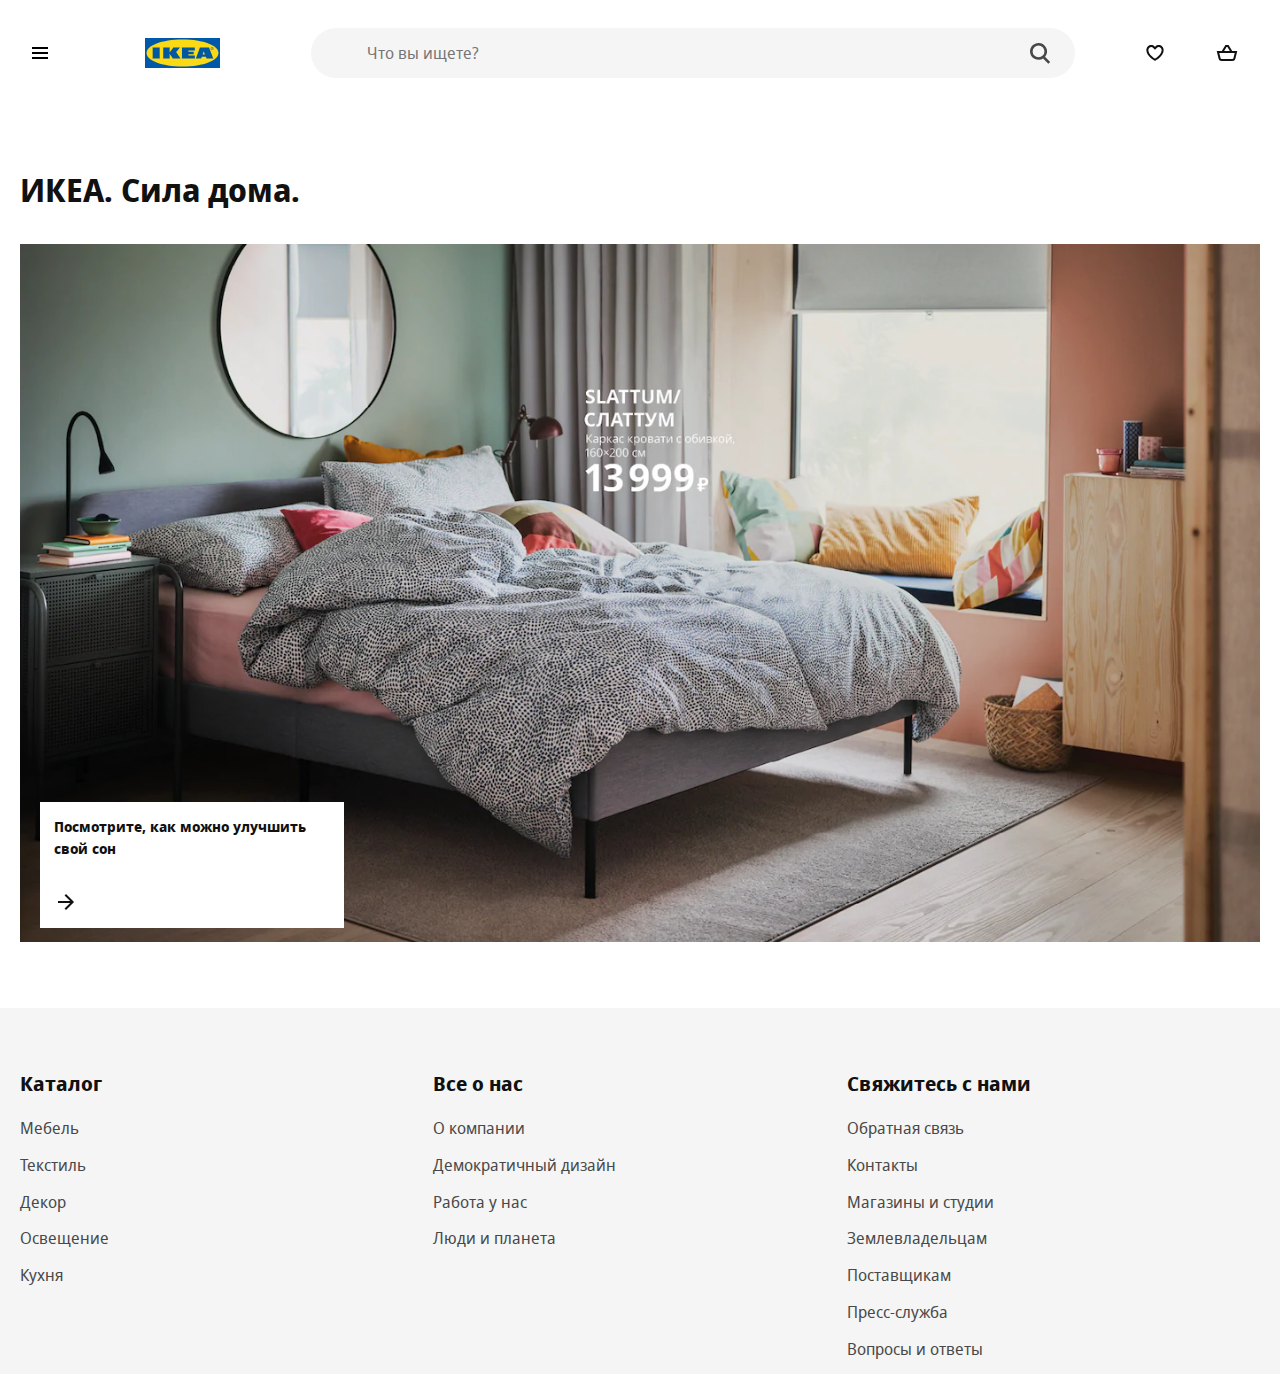
<file: index.html>
<!DOCTYPE html>
<html lang="en">
  <head>
    <meta charset="UTF-8" />
    <meta
      name="viewport"
      content="width=device-width, user-scalable=no, initial-scale=1.0, maximum-scale=1.0, minimum-scale=1.0"
    />
    <meta http-equiv="X-UA-Compatible" content="ie=edge" />
    <link
      rel="apple-touch-icon"
      sizes="180x180"
      href="favicon/apple-touch-icon.png"
    />
    <link
      rel="icon"
      type="image/png"
      sizes="32x32"
      href="favicon/favicon-32x32.png"
    />
    <link
      rel="icon"
      type="image/png"
      sizes="16x16"
      href="favicon/favicon-16x16.png"
    />
    <link
      rel="mask-icon"
      href="favicon/safari-pinned-tab.svg"
      color="#0058ab"
    />
    <meta name="msapplication-TileColor" content="#0058ab" />
    <meta name="theme-color" content="#0058ab" />
    <title>ИКЕА - официальный интернет-магазин мебели - IKEA</title>
    <link rel="stylesheet" href="styles/styles.css" />
  </head>
  <body>
    <main>
      <div class="container">
        <h1 class="main-header">ИКЕА. Сила дома.</h1>
        <aside class="offer">
          <a href="card.html#idd059">
            <picture>
              <source
                srcset="image/b47e07ee97fd5f9bf030d258d462a945.webp"
                type="image/webp"
              />
              <img
                src="image/b47e07ee97fd5f9bf030d258d462a945.jpg"
                alt="СЛАТТУМ"
              />
            </picture>
          </a>
          <a class="offer-extra" href="goods.html?subcat=Кровати">
            <p>Посмотрите, как можно улучшить свой сон</p>
            <svg
              focusable="false"
              viewBox="0 0 24 24"
              class="offer-arrow"
              aria-hidden="true"
            >
              <path
                fill-rule="evenodd"
                clip-rule="evenodd"
                d="M19.2937 12.7074L20.0008 12.0003L19.2938 11.2932L12.0008 3.99927L10.5865 5.41339L16.1727 11.0003H4V13.0003H16.1723L10.5855 18.5868L11.9996 20.0011L19.2937 12.7074Z"
              ></path>
            </svg>
          </a>
        </aside>
      </div>
    </main>

    <!-- <script src="./generateHeader.js"></script>
    <script src="./catalog.js"></script>
    <script src="./subCatalog.js"></script>
    <script src="./flooter.js"></script>
    <script src="./loadData.js"></script>
    <script src="./getData.js"></script> -->
    <script src="./script/index.js" type="module"></script>
  </body>
</html>
</file>
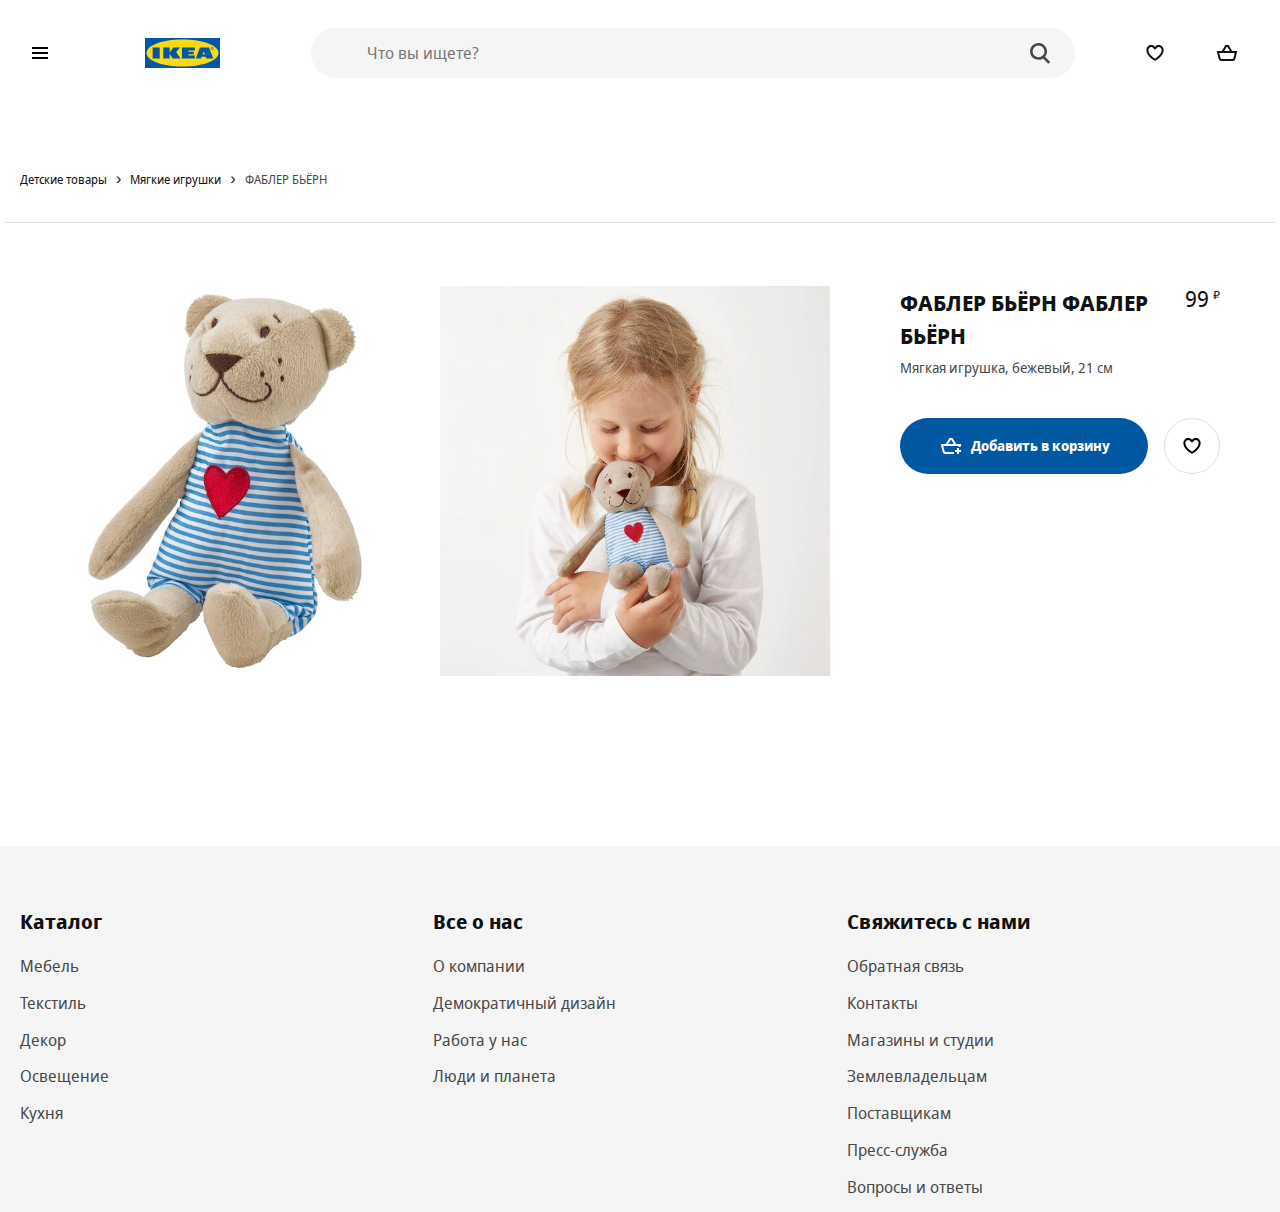
<file: card.html>
<!DOCTYPE html>
<html lang="en">
  <head>
    <meta charset="UTF-8" />
    <meta
      name="viewport"
      content="width=device-width, user-scalable=no, initial-scale=1.0, maximum-scale=1.0, minimum-scale=1.0"
    />
    <meta http-equiv="X-UA-Compatible" content="ie=edge" />
    <link
      rel="apple-touch-icon"
      sizes="180x180"
      href="favicon/apple-touch-icon.png"
    />
    <link
      rel="icon"
      type="image/png"
      sizes="32x32"
      href="favicon/favicon-32x32.png"
    />
    <link
      rel="icon"
      type="image/png"
      sizes="16x16"
      href="favicon/favicon-16x16.png"
    />
    <link
      rel="mask-icon"
      href="favicon/safari-pinned-tab.svg"
      color="#0058ab"
    />
    <meta name="msapplication-TileColor" content="#0058ab" />
    <meta name="theme-color" content="#0058ab" />
    <title>Детские игрушки - IKEA</title>
    <link rel="stylesheet" href="styles/styles.css" />
  </head>
  <body>
    <main>
      <div class="container">
        <div class="breadcrumb">
          <nav
            role="navigation"
            aria-label="Breadcrumb"
            class="breadcrumb__nav"
          >
            <ul class="breadcrumb__list">
              <li class="breadcrumb__list-item">
                <a href="goods.html?cat=Детские товары" class="breadcrumb__link"
                  ><span>Детские товары</span></a
                >
              </li>

              <li class="breadcrumb__list-item">
                <a href="goods.html?cat=Мягкие игрушки" class="breadcrumb__link"
                  ><span>Мягкие игрушки</span></a
                >
              </li>

              <li class="breadcrumb__list-item">
                <a href="#" class="breadcrumb__link"
                  ><span>ФАБЛЕР БЬЁРН</span></a
                >
              </li>
            </ul>
          </nav>
        </div>

        <div class="good wrapper">
          <div class="good-images">
            <div class="good-image__item">
              <img
                src="image/fabler-byorn-myagkaya-igrushka-bezhevyy__0710165_PE727396_S5.jpg"
                alt=""
              />
            </div>
            <div class="good-image__item">
              <img
                src="image/fabler-byorn-myagkaya-igrushka-bezhevyy__0876865_PE611124_S5.jpg"
                alt=""
              />
            </div>
          </div>
          <div class="good-item">
            <!-- not-in-stock - нет в наличии-->
            <p class="good-item__new">Новинка</p>

            <div class="good-item__section">
              <div>
                <h2 class="good-item__header">ФАБЛЕР БЬЁРН ФАБЛЕР БЬЁРН</h2>
                <p class="good-item__description">
                  Мягкая игрушка, бежевый, 21 см
                </p>
              </div>
              <p class="good-item__price">
                <span class="good-item__empty">Нет в наличии</span>
                <span class="good-item__price-value">99</span>
                <span class="good-item__currency">₽</span>
              </p>
            </div>
            <div class="good-item__buttons">
              <button type="button" class="btn btn-good" data-idd="idd001">
                <svg
                  focusable="false"
                  viewBox="0 0 24 24"
                  class="btn-good-svg"
                  aria-hidden="true"
                >
                  <path
                    fill-rule="evenodd"
                    clip-rule="evenodd"
                    d="M10.4372 4H10.9993H12.0003H12.9996H13.5616L13.8538 4.48014L17.2112 9.99713H21H22.2806L21.9702 11.2396L21.5303 13H19.4688L19.7194 11.9971H4.28079L5.59143 17.2397C5.70272 17.6848 6.1027 17.9971 6.56157 17.9971H15V19.9971H6.56157C5.18496 19.9971 3.98502 19.0602 3.65114 17.7247L2.02987 11.2397L1.71924 9.99713H3.00002H6.78793L10.145 4.48017L10.4372 4ZM12.4375 6L14.87 9.99713H9.12911L11.5614 6H12.0003H12.4375ZM17.9961 16V14H19.9961V16H21.9961V18H19.9961V20H17.9961V18H15.9961V16H17.9961Z"
                  ></path>
                </svg>

                <span class="btn-good__label">Добавить в корзину</span>
              </button>
              <button
                type="button"
                class="btn btn-add-wishlist"
                data-idd="idd001"
              >
                <svg
                  focusable="false"
                  viewBox="0 0 24 24"
                  class="btn-add-wishlist__svg"
                  aria-hidden="true"
                >
                  <path
                    fill-rule="evenodd"
                    clip-rule="evenodd"
                    d="M12.336 5.52055C14.2336 3.62376 17.3096 3.62401 19.2069 5.52129C20.2067 6.52115 20.6796 7.85005 20.6259 9.15761C20.6151 12.2138 18.4184 14.8654 16.4892 16.6366C15.4926 17.5517 14.5004 18.2923 13.7593 18.8036C13.3879 19.0598 13.0771 19.2601 12.8574 19.3973C12.7475 19.466 12.6601 19.519 12.5992 19.5555C12.5687 19.5737 12.5448 19.5879 12.5279 19.5978L12.5079 19.6094L12.502 19.6129L12.5001 19.614C12.5001 19.614 12.4989 19.6147 11.9999 18.748C11.501 19.6147 11.5005 19.6144 11.5005 19.6144L11.4979 19.6129L11.4919 19.6094L11.472 19.5978C11.4551 19.5879 11.4312 19.5737 11.4007 19.5555C11.3397 19.519 11.2524 19.466 11.1425 19.3973C10.9227 19.2601 10.612 19.0598 10.2405 18.8036C9.49947 18.2923 8.50726 17.5517 7.51063 16.6366C5.58146 14.8654 3.38477 12.2139 3.37399 9.15765C3.32024 7.85008 3.79314 6.52117 4.79301 5.52129C6.69054 3.62376 9.76704 3.62376 11.6646 5.52129L11.9993 5.856L12.3353 5.52129L12.336 5.52055ZM11.9999 18.748L11.5005 19.6144L11.9999 19.9019L12.4989 19.6147L11.9999 18.748ZM11.9999 17.573C12.1727 17.462 12.384 17.3226 12.6236 17.1573C13.3125 16.6821 14.2267 15.9988 15.1366 15.1634C17.0157 13.4381 18.6259 11.2919 18.6259 9.13506V9.11213L18.627 9.08922C18.6626 8.31221 18.3844 7.52727 17.7926 6.9355C16.6762 5.81903 14.866 5.81902 13.7495 6.9355L13.7481 6.93689L11.9965 8.68166L10.2504 6.9355C9.13387 5.81903 7.3237 5.81903 6.20722 6.9355C5.61546 7.52727 5.33724 8.31221 5.3729 9.08922L5.37395 9.11213V9.13507C5.37395 11.2919 6.98418 13.4381 8.86325 15.1634C9.77312 15.9988 10.6874 16.6821 11.3762 17.1573C11.6159 17.3226 11.8271 17.462 11.9999 17.573Z"
                  ></path>
                </svg>
              </button>
            </div>
          </div>
        </div>
      </div>
    </main>
    <script src="./script/index.js" type="module"></script>
  </body>
</html>
</file>
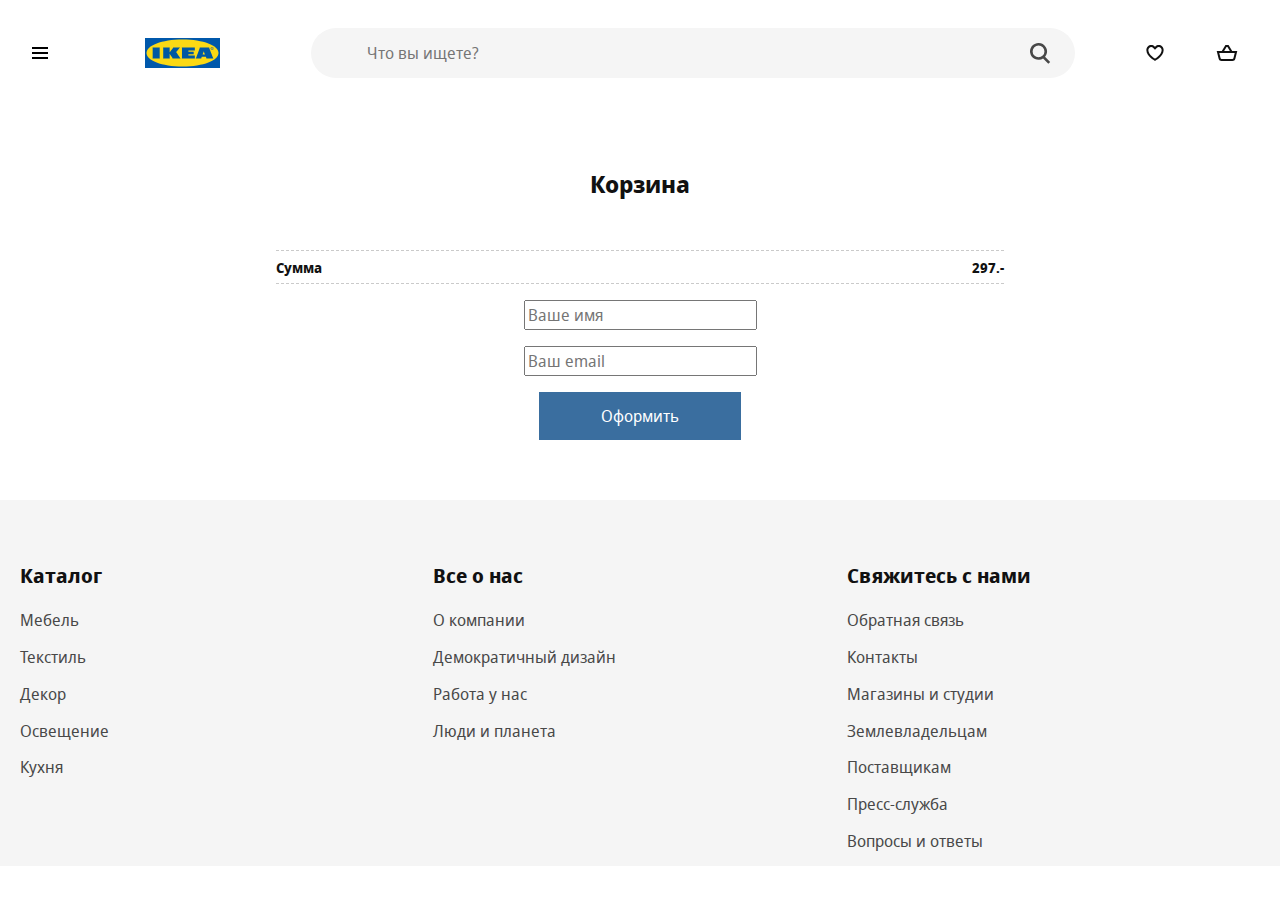
<file: cart.html>
<!DOCTYPE html>
<html lang="en">
  <head>
    <meta charset="UTF-8" />
    <meta
      name="viewport"
      content="width=device-width, user-scalable=no, initial-scale=1.0, maximum-scale=1.0, minimum-scale=1.0"
    />
    <meta http-equiv="X-UA-Compatible" content="ie=edge" />
    <link
      rel="apple-touch-icon"
      sizes="180x180"
      href="favicon/apple-touch-icon.png"
    />
    <link
      rel="icon"
      type="image/png"
      sizes="32x32"
      href="favicon/favicon-32x32.png"
    />
    <link
      rel="icon"
      type="image/png"
      sizes="16x16"
      href="favicon/favicon-16x16.png"
    />
    <link
      rel="mask-icon"
      href="favicon/safari-pinned-tab.svg"
      color="#0058ab"
    />
    <meta name="msapplication-TileColor" content="#0058ab" />
    <meta name="theme-color" content="#0058ab" />
    <title>Корзина - IKEA</title>
    <link rel="stylesheet" href="styles/styles.css" />
  </head>
  <body>
    <main>
      <div class="container cart-wrapper">
        <h2 class="cart-header">Корзина</h2>
        <ul class="cart-list"></ul>
        <div class="cart-total">
          <span class="cart-total-label">Сумма</span>
          <span class="cart-total-price">297.-</span>
        </div>

        <form id="form" class="cart-form">
          <label>
            <input type="text" name="name" placeholder="Ваше имя" />
          </label>
          <label>
            <input type="email" name="email" placeholder="Ваш email" />
          </label>
          <button type="submit" class="cart-checkout">Оформить</button>
        </form>
      </div>
    </main>
    <script src="./script/index.js" type="module"></script>
  </body>
</html>
</file>
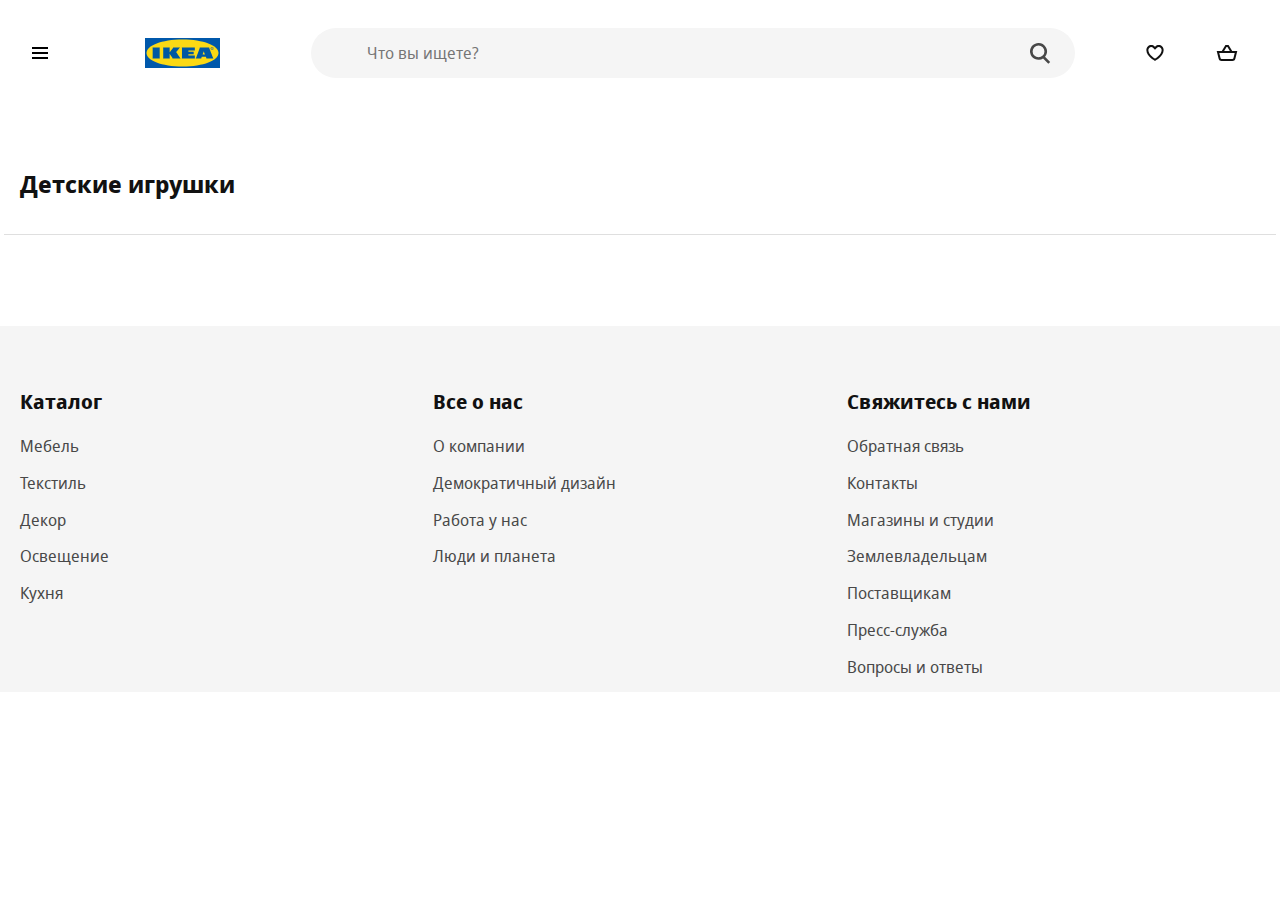
<file: goods.html>
<!DOCTYPE html>
<html lang="en">
  <head>
    <meta charset="UTF-8" />
    <meta
      name="viewport"
      content="width=device-width, user-scalable=no, initial-scale=1.0, maximum-scale=1.0, minimum-scale=1.0"
    />
    <meta http-equiv="X-UA-Compatible" content="ie=edge" />
    <link
      rel="apple-touch-icon"
      sizes="180x180"
      href="favicon/apple-touch-icon.png"
    />
    <link
      rel="icon"
      type="image/png"
      sizes="32x32"
      href="favicon/favicon-32x32.png"
    />
    <link
      rel="icon"
      type="image/png"
      sizes="16x16"
      href="favicon/favicon-16x16.png"
    />
    <link
      rel="mask-icon"
      href="favicon/safari-pinned-tab.svg"
      color="#0058ab"
    />
    <meta name="msapplication-TileColor" content="#0058ab" />
    <meta name="theme-color" content="#0058ab" />
    <title>Детские игрушки - IKEA</title>
    <link rel="stylesheet" href="styles/styles.css" />
  </head>
  <body>
    <main>
      <div class="container">
        <h2 class="main-header">Детские игрушки</h2>
        <div class="goods wrapper">
          <ul class="goods-list">
            <!-- <li class="goods-list__item">
              <a class="goods-item__link" href="card.html#idd001">
                <article class="goods-item">
                  <div class="goods-item__img">
                    <img
                      src="https://www.ikea.com/ru/ru/images/products/fabler-byorn-myagkaya-igrushka-bezhevyy__0710165_PE727396_S5.JPG"
                      data-second-image="https://www.ikea.com/ru/ru/images/products/fabler-byorn-myagkaya-igrushka-bezhevyy__0876876_PE611263_S5.JPG"
                      alt="ФАБЛЕР БЬЁРН"
                    />
                  </div>
                  <p class="goods-item__new">Новинка</p>
                  <h3 class="goods-item__header">ФАБЛЕР БЬЁРН</h3>
                  <p class="goods-item__description">
                    Мягкая игрушка, бежевый, 21 см
                  </p>
                  <p class="goods-item__price">
                    <span class="goods-item__price-value">99</span>
                    <span class="goods-item__currency"> ₽</span>
                  </p>
                  <button
                    class="btn btn-add-card"
                    aria-label="Добравить в корзину"
                    data-idd="idd001"
                  ></button>
                </article>
              </a>
            </li>
            <li class="goods-list__item">
              <a class="goods-item__link" href="card.html#idd001">
                <article class="goods-item">
                  <div class="goods-item__img">
                    <img
                      src="https://www.ikea.com/ru/ru/images/products/fabler-byorn-myagkaya-igrushka-bezhevyy__0710165_PE727396_S5.JPG"
                      data-second-image="https://www.ikea.com/ru/ru/images/products/fabler-byorn-myagkaya-igrushka-bezhevyy__0876876_PE611263_S5.JPG"
                      alt="ФАБЛЕР БЬЁРН"
                    />
                  </div>
                  <h3 class="goods-item__header">ФАБЛЕР БЬЁРН</h3>
                  <p class="goods-item__description">
                    Мягкая игрушка, бежевый, 21 см
                  </p>
                  <p class="goods-item__price">
                    <span class="goods-item__price-value">99</span>
                    <span class="goods-item__currency"> ₽</span>
                  </p>
                  <button
                    class="btn btn-add-card"
                    aria-label="Добравить в корзину"
                    data-idd="idd001"
                  ></button>
                </article>
              </a>
            </li>
            <li class="goods-list__item">
              <a class="goods-item__link" href="card.html#idd001">
                <article class="goods-item">
                  <div class="goods-item__img">
                    <img
                      src="https://www.ikea.com/ru/ru/images/products/fabler-byorn-myagkaya-igrushka-bezhevyy__0710165_PE727396_S5.JPG"
                      data-second-image="https://www.ikea.com/ru/ru/images/products/fabler-byorn-myagkaya-igrushka-bezhevyy__0876876_PE611263_S5.JPG"
                      alt="ФАБЛЕР БЬЁРН"
                    />
                  </div>
                  <h3 class="goods-item__header">ФАБЛЕР БЬЁРН</h3>
                  <p class="goods-item__description">
                    Мягкая игрушка, бежевый, 21 см
                  </p>
                  <p class="goods-item__price">
                    <span class="goods-item__price-value">99</span>
                    <span class="goods-item__currency"> ₽</span>
                  </p>
                  <button
                    class="btn btn-add-card"
                    aria-label="Добравить в корзину"
                    data-idd="idd001"
                  ></button>
                </article>
              </a>
            </li>
            <li class="goods-list__item">
              <a class="goods-item__link" href="card.html#idd001">
                <article class="goods-item">
                  <div class="goods-item__img">
                    <img
                      src="https://www.ikea.com/ru/ru/images/products/fabler-byorn-myagkaya-igrushka-bezhevyy__0710165_PE727396_S5.JPG"
                      data-second-image="https://www.ikea.com/ru/ru/images/products/fabler-byorn-myagkaya-igrushka-bezhevyy__0876876_PE611263_S5.JPG"
                      alt="ФАБЛЕР БЬЁРН"
                    />
                  </div>
                  <h3 class="goods-item__header">ФАБЛЕР БЬЁРН</h3>
                  <p class="goods-item__description">
                    Мягкая игрушка, бежевый, 21 см
                  </p>
                  <p class="goods-item__price">
                    <span class="goods-item__price-value">99</span>
                    <span class="goods-item__currency"> ₽</span>
                  </p>
                  <button
                    class="btn btn-add-card"
                    aria-label="Добравить в корзину"
                    data-idd="idd001"
                  ></button>
                </article>
              </a>
            </li>
            <li class="goods-list__item">
              <a class="goods-item__link" href="card.html#idd001">
                <article class="goods-item">
                  <div class="goods-item__img">
                    <img
                      src="https://www.ikea.com/ru/ru/images/products/fabler-byorn-myagkaya-igrushka-bezhevyy__0710165_PE727396_S5.JPG"
                      data-second-image="https://www.ikea.com/ru/ru/images/products/fabler-byorn-myagkaya-igrushka-bezhevyy__0876876_PE611263_S5.JPG"
                      alt="ФАБЛЕР БЬЁРН"
                    />
                  </div>
                  <h3 class="goods-item__header">ФАБЛЕР БЬЁРН</h3>
                  <p class="goods-item__description">
                    Мягкая игрушка, бежевый, 21 см
                  </p>
                  <p class="goods-item__price">
                    <span class="goods-item__price-value">99</span>
                    <span class="goods-item__currency"> ₽</span>
                  </p>
                  <button
                    class="btn btn-add-card"
                    aria-label="Добравить в корзину"
                    data-idd="idd001"
                  ></button>
                </article>
              </a>
            </li>
            <li class="goods-list__item">
              <a class="goods-item__link" href="card.html#idd001">
                <article class="goods-item">
                  <div class="goods-item__img">
                    <img
                      src="https://www.ikea.com/ru/ru/images/products/fabler-byorn-myagkaya-igrushka-bezhevyy__0710165_PE727396_S5.JPG"
                      data-second-image="https://www.ikea.com/ru/ru/images/products/fabler-byorn-myagkaya-igrushka-bezhevyy__0876876_PE611263_S5.JPG"
                      alt="ФАБЛЕР БЬЁРН"
                    />
                  </div>
                  <h3 class="goods-item__header">ФАБЛЕР БЬЁРН</h3>
                  <p class="goods-item__description">
                    Мягкая игрушка, бежевый, 21 см
                  </p>
                  <p class="goods-item__price">
                    <span class="goods-item__price-value">99</span>
                    <span class="goods-item__currency"> ₽</span>
                  </p>
                  <button
                    class="btn btn-add-card"
                    aria-label="Добравить в корзину"
                    data-idd="idd001"
                  ></button>
                </article>
              </a>
            </li>
            <li class="goods-list__item">
              <a class="goods-item__link" href="card.html#idd001">
                <article class="goods-item">
                  <div class="goods-item__img">
                    <img
                      src="https://www.ikea.com/ru/ru/images/products/fabler-byorn-myagkaya-igrushka-bezhevyy__0710165_PE727396_S5.JPG"
                      data-second-image="https://www.ikea.com/ru/ru/images/products/fabler-byorn-myagkaya-igrushka-bezhevyy__0876876_PE611263_S5.JPG"
                      alt="ФАБЛЕР БЬЁРН"
                    />
                  </div>
                  <h3 class="goods-item__header">ФАБЛЕР БЬЁРН</h3>
                  <p class="goods-item__description">
                    Мягкая игрушка, бежевый, 21 см
                  </p>
                  <p class="goods-item__price">
                    <span class="goods-item__price-value">99</span>
                    <span class="goods-item__currency"> ₽</span>
                  </p>
                  <button
                    class="btn btn-add-card"
                    aria-label="Добравить в корзину"
                    data-idd="idd001"
                  ></button>
                </article>
              </a>
            </li>
            <li class="goods-list__item">
              <a class="goods-item__link" href="card.html#idd001">
                <article class="goods-item">
                  <div class="goods-item__img">
                    <img
                      src="https://www.ikea.com/ru/ru/images/products/fabler-byorn-myagkaya-igrushka-bezhevyy__0710165_PE727396_S5.JPG"
                      data-second-image="https://www.ikea.com/ru/ru/images/products/fabler-byorn-myagkaya-igrushka-bezhevyy__0876876_PE611263_S5.JPG"
                      alt="ФАБЛЕР БЬЁРН"
                    />
                  </div>
                  <h3 class="goods-item__header">ФАБЛЕР БЬЁРН</h3>
                  <p class="goods-item__description">
                    Мягкая игрушка, бежевый, 21 см
                  </p>
                  <p class="goods-item__price">
                    <span class="goods-item__price-value">99</span>
                    <span class="goods-item__currency"> ₽</span>
                  </p>
                  <button
                    class="btn btn-add-card"
                    aria-label="Добравить в корзину"
                    data-idd="idd001"
                  ></button>
                </article>
              </a>
            </li>
            <li class="goods-list__item">
              <a class="goods-item__link" href="card.html#idd001">
                <article class="goods-item">
                  <div class="goods-item__img">
                    <img
                      src="https://www.ikea.com/ru/ru/images/products/fabler-byorn-myagkaya-igrushka-bezhevyy__0710165_PE727396_S5.JPG"
                      data-second-image="https://www.ikea.com/ru/ru/images/products/fabler-byorn-myagkaya-igrushka-bezhevyy__0876876_PE611263_S5.JPG"
                      alt="ФАБЛЕР БЬЁРН"
                    />
                  </div>
                  <h3 class="goods-item__header">ФАБЛЕР БЬЁРН</h3>
                  <p class="goods-item__description">
                    Мягкая игрушка, бежевый, 21 см
                  </p>
                  <p class="goods-item__price">
                    <span class="goods-item__price-value">99</span>
                    <span class="goods-item__currency"> ₽</span>
                  </p>
                  <button
                    class="btn btn-add-card"
                    aria-label="Добравить в корзину"
                    data-idd="idd001"
                  ></button>
                </article>
              </a>
            </li>
            <li class="goods-list__item">
              <a class="goods-item__link" href="card.html#idd001">
                <article class="goods-item">
                  <div class="goods-item__img">
                    <img
                      src="https://www.ikea.com/ru/ru/images/products/fabler-byorn-myagkaya-igrushka-bezhevyy__0710165_PE727396_S5.JPG"
                      data-second-image="https://www.ikea.com/ru/ru/images/products/fabler-byorn-myagkaya-igrushka-bezhevyy__0876876_PE611263_S5.JPG"
                      alt="ФАБЛЕР БЬЁРН"
                    />
                  </div>
                  <h3 class="goods-item__header">ФАБЛЕР БЬЁРН</h3>
                  <p class="goods-item__description">
                    Мягкая игрушка, бежевый, 21 см
                  </p>
                  <p class="goods-item__price">
                    <span class="goods-item__price-value">99</span>
                    <span class="goods-item__currency"> ₽</span>
                  </p>
                  <button
                    class="btn btn-add-card"
                    aria-label="Добравить в корзину"
                    data-idd="idd001"
                  ></button>
                </article>
              </a>
            </li> -->
          </ul>
        </div>
      </div>
    </main>
    <!-- <script src="./generateHeader.js"></script>
    <script src="./flooter.js"></script>
    <script src="./catalog.js"></script>
    <script src="./subCatalog.js"></script> -->
    <script src="./script/index.js" type="module"></script>
  </body>
</html>
</file>
<file: styles/styles.css>
/*
* Prefixed by https://autoprefixer.github.io
* PostCSS: v7.0.29,
* Autoprefixer: v9.7.6
* Browsers: last 4 version
*/

@font-face {
  font-family: 'Noto Sans';
  src: local('Noto Sans Display Regular'), local('NotoSansDisplay-Regular'),
    url('../fonts/Notosansdisplayregular.woff2') format('woff2'),
    url('../fonts/Notosansdisplayregular.woff') format('woff');
  font-weight: 400;
  font-style: normal;
}

@font-face {
  font-family: 'Noto Sans';
  src: local('Noto Sans Display Italic'), local('NotoSansDisplay-Italic'),
    url('../fonts/Notosansdisplayitalic.woff2') format('woff2'),
    url('../fonts/Notosansdisplayitalic.woff') format('woff');
  font-weight: 400;
  font-style: italic;
}

@font-face {
  font-family: 'Noto Sans';
  src: local('Noto Sans Display Bold'), local('NotoSansDisplay-Bold'),
    url('../fonts/Notosansdisplaybold.woff2') format('woff2'),
    url('../fonts/Notosansdisplaybold.woff') format('woff');
  font-weight: 700;
  font-style: normal;
}

@font-face {
  font-family: 'Noto Sans';
  src: local('Noto Sans Display Bold Italic'), local('NotoSansDisplay-BoldItalic'),
    url('../fonts/Notosansdisplaybolditalic.woff2') format('woff2'),
    url('../fonts/Notosansdisplaybolditalic.woff') format('woff');
  font-weight: 700;
  font-style: italic;
}

html {
  -webkit-box-sizing: border-box;
  box-sizing: border-box;
}

*,
*::before,
*::after {
  -webkit-box-sizing: inherit;
  box-sizing: inherit;
}

body {
  min-width: 320px;
  margin: 0;

  background-color: #fff; /*под проект*/
  font-family: Noto Sans, Arial, sans-serif; /*в "" свой шрифт под проект*/

  font-size: 16px;
  color: #111;
  line-height: 1.5;
  -webkit-font-smoothing: subpixel-antialiased;
}

button,
input {
  font: inherit;
}

button {
  cursor: pointer;
}

img {
  max-width: 100%;
  width: 100%;
  height: auto;
}

a {
  text-decoration: none;
  color: inherit;
}

ul {
  list-style: none;
  padding: 0;
  margin: 0;
}

h1,
h2,
h3,
p {
  padding: 0;
  margin: 0;
}

/* container */

.container {
  max-width: 100rem;
  margin: 0 auto;
  padding: 0 1.25rem;
}

.visually-hidden {
  position: absolute !important;
  clip: rect(1px 1px 1px 1px);
  clip: rect(1px, 1px, 1px, 1px);
  padding: 0 !important;
  border: 0 !important;
  height: 1px !important;
  width: 1px !important;
  overflow: hidden;
}

/* при работе с float */

.clearfix::after {
  content: '';
  display: table;
  clear: both;
}

header {
  margin-bottom: 3.75rem;
}

.header {
  display: -ms-grid;
  display: grid;
  grid-gap: 1.25rem;
  -ms-grid-columns: 2fr 1.25rem 2fr 1.25rem 16fr 1.25rem 1fr 1.25rem 1fr;
  grid-template-columns: 2fr 2fr 16fr 1fr 1fr;
  -webkit-box-align: center;
  -ms-flex-align: center;
  align-items: center;
  padding: 1.75rem 0;
}

footer {
  background-color: #f5f5f5;
  margin-top: 3.75rem;
  padding: 3.75rem 0 0 0;
}

.footer {
  display: -ms-grid;
  display: grid;
  -ms-grid-columns: 1fr 1fr 1fr;
  grid-template-columns: 1fr 1fr 1fr;
}

.main-header {
  margin-bottom: 1.875rem;
}

.btn {
  background-color: transparent;
  outline: transparent;
  border-radius: 50%;
  width: 40px;
  height: 40px;
  display: -webkit-box;
  display: -ms-flexbox;
  display: flex;
  -webkit-box-align: center;
  -ms-flex-align: center;
  align-items: center;
  -webkit-box-pack: center;
  -ms-flex-pack: center;
  justify-content: center;
  border: 1px solid transparent;
}

.btn:hover {
  background-color: #f5f5f5;
  color: #111;
}

.svg-icon {
  fill: currentColor;
}

.logo {
  text-align: center;
  width: 75px;
  height: 30px;
}

.search {
  position: relative;
  -webkit-box-flex: 1;
  -ms-flex-positive: 1;
  flex-grow: 1;
  height: 50px;
  margin: 0 40px;
}

.search-input {
  -webkit-appearance: none;
  -moz-appearance: none;
  appearance: none;
  background-color: #f5f5f5;
  display: block;
  appearance: none;
  width: 100%;
  height: 100%;
  padding: 0.5rem 3.5rem;
  margin: 0 auto;
  line-height: 1.5;
  border: 0;
  border-radius: 50em;
  outline: 0;
  -webkit-box-shadow: none;
  box-shadow: none;
  -webkit-transition: background 0.2s;
  -o-transition: background 0.2s;
  transition: background 0.2s;
}

.search-btn {
  position: absolute;
  top: 0.9rem;
  right: 0.9rem;
  background-image: url("data:image/svg+xml;charset=utf-8,%3Csvg width='16' height='17' fill='%23484848' xmlns='http://www.w3.org/2000/svg'%3E%3Cpath fill-rule='evenodd' clip-rule='evenodd' d='M6.5 11a4.5 4.5 0 110-9 4.5 4.5 0 010 9zm4.968-.307a6.5 6.5 0 10-1.514 1.315l3.996 3.996 1.414-1.414-3.896-3.897z'/%3E%3C/svg%3E");
  background-repeat: no-repeat;
  background-size: contain;
  width: 2.5rem;
  height: 1.5rem;
  background-position: center;
}

.offer {
  position: relative;
}

.offer-extra {
  position: absolute;
  padding: 0.9rem;
  color: #111;
  left: 1.25rem;
  bottom: 1.25rem;
  display: -webkit-box;
  display: -ms-flexbox;
  display: flex;
  background: #fff;
  -webkit-box-orient: vertical;
  -webkit-box-direction: normal;
  -ms-flex-direction: column;
  flex-direction: column;
  -webkit-box-align: start;
  -ms-flex-align: start;
  align-items: flex-start;
  max-width: 19rem;
  min-width: 13rem;
  font-size: 0.9rem;
  line-height: 1.5;
  font-weight: bold;
  word-break: break-word;
}

.offer-arrow {
  display: inline-block;
  height: 1.5rem;
  width: 1.5rem;
  vertical-align: middle;
  fill: currentColor;
  margin-top: 1.875rem;
}

.footer-header {
  line-height: 2rem;
  font-size: 1.25rem;
  padding: 0 0 1rem 0;
}

.footer-list {
  margin-bottom: 0.8rem;
}

.footer-list > a {
  color: #484848;
}

.footer-list > a:hover {
  color: #111;
  text-decoration: underline;
}

.catalog {
  position: fixed;
  z-index: 999;
  top: 0;
  left: -100%;
  bottom: 0;
  background-color: #fff;
  overflow-y: auto;
  overflow-x: hidden;
  -webkit-transition: left 0.2s 0s;
  -o-transition: left 0.2s 0s;
  transition: left 0.2s 0s;
  width: 20rem;
  padding: 6rem 4rem 3rem;
}

.catalog.open {
  left: 0;
}

.catalog-btn {
  position: absolute;
  top: 3rem;
  left: 3rem;
}

.catalog-list__item,
.subcatalog-list__item {
  cursor: pointer;
  color: #111;
}

.catalog-list__item a,
.subcatalog-list__item a {
  text-decoration: underline;
  display: block;
}

.catalog-list__item a {
  padding: 0.5rem 1.5rem 0.5rem 0;
}

.subcatalog-list__item a {
  padding: 0.5rem 0;
}

.catalog-list__item:hover a,
.subcatalog-list__item:hover a {
  text-decoration: underline;
}

.catalog-list__item.active {
  background-repeat: no-repeat;
  background-position: right 0 center;
  background-image: url('data:image/svg+xml;utf8,<svg width="24" height="24" viewBox="0 0 24 24" fill="none" xmlns="http://www.w3.org/2000/svg"><path fill-rule="evenodd" clip-rule="evenodd" d="M15.5996 11.9999L9.81456 17.7857L8.40026 16.3716L12.7714 11.9999L8.40026 7.62823L9.81457 6.21411L15.5996 11.9999Z" fill="%23959595"/></svg>');
}

.subcatalog {
  position: fixed;
  z-index: 998;
  top: 0;
  left: -100%;
  bottom: 0;
  background-color: #fff;
  overflow-y: auto;
  overflow-x: hidden;
  -webkit-transition: left, right 0.2s 0s;
  -o-transition: left, right 0.2s 0s;
  transition: left, right 0.2s 0s;
  width: 25rem;
  padding: 6rem 4rem 3rem;
  border-left: 2px solid #ccc;
}

.subcatalog.subopen {
  left: 20rem;
  display: block;
}

.overlay {
  display: block;
  position: fixed;
  z-index: 899;
  top: 0;
  bottom: 0;
  right: 0;
  left: 0;
  background-color: black;
  -webkit-transition: all 0.2s ease;
  -o-transition: all 0.2s ease;
  transition: all 0.2s ease;
  opacity: 0;
  pointer-events: none;
}

.overlay.active {
  opacity: 0.25;
  pointer-events: all;
}

.wrapper {
  position: relative;
  margin-top: 4rem;
}

.wrapper:before {
  content: '';
  width: calc(100% + 2rem);
  display: block;
  position: absolute;
  top: -2rem;
  z-index: 99;
  margin: 0 -1rem;
  border-bottom: 1px solid #dfdfdf;
}

.good {
  display: -ms-grid;
  display: grid;
  -ms-grid-columns: minmax(0, 1fr) 1.25rem minmax(0, 1fr) 1.25rem minmax(0, 1fr) 1.25rem
    minmax(0, 1fr) 1.25rem minmax(0, 1fr) 1.25rem minmax(0, 1fr) 1.25rem minmax(0, 1fr) 1.25rem
    minmax(0, 1fr) 1.25rem minmax(0, 1fr) 1.25rem minmax(0, 1fr) 1.25rem minmax(0, 1fr) 1.25rem
    minmax(0, 1fr);
  grid-template-columns: repeat(12, minmax(0, 1fr));
  grid-column-gap: 1.25rem;
  padding-top: 2rem;
}

.good-images {
  display: -webkit-box;
  display: -ms-flexbox;
  display: flex;
  -ms-flex-wrap: wrap;
  flex-wrap: wrap;
  -ms-grid-column: 1;
  grid-column-start: 1;
  -ms-grid-column-span: 8;
  grid-column-end: 9;
  -ms-flex-pack: distribute;
  justify-content: space-around;
}

.good-image__item {
  width: calc(50% - 1.25rem);
  margin-left: 0.625rem;
  margin-right: 0.625rem;
  min-height: 500px;
}

.good-item {
  -ms-grid-column: 9;
  grid-column-start: 9;
  -ms-grid-column-span: 4;
  grid-column-end: 13;
  padding: 0 2.5rem;
}

.good-item__section {
  margin-bottom: 2.5rem;
}

.good-item__new {
  display: none;
}

.good-item__empty {
  display: none;
}

.not-in-stock .good-item__empty {
  display: block;
}

.not-in-stock .btn-good {
  display: none;
}

.good-item__header {
  font-size: 1.375rem;
  line-height: 1.5;
  font-weight: 700;
  text-transform: uppercase;
  margin-bottom: 0.3rem;
}

.good-item__description {
  line-height: 1.5;
  letter-spacing: 0;
  font-weight: 400;
  color: #484848;
  font-size: 0.875rem;
}

.good-item__price {
  white-space: nowrap;
  text-align: right;
}

.good-item__section {
  display: -webkit-box;
  display: -ms-flexbox;
  display: flex;
  -webkit-box-pack: justify;
  -ms-flex-pack: justify;
  justify-content: space-between;
}

.good-item__price-value {
  line-height: 1.1875;
  font-size: 1.375rem;
}

.good-item__currency {
  line-height: 0.9;
  font-size: 0.6875rem;
  vertical-align: text-top;
}

.not-in-stock .good-item__price-value,
.not-in-stock .good-item__currency {
  display: none;
}

.good-item__buttons {
  display: -webkit-box;
  display: -ms-flexbox;
  display: flex;
  -webkit-box-pack: justify;
  -ms-flex-pack: justify;
  justify-content: space-between;
  -webkit-box-align: center;
  -ms-flex-align: center;
  align-items: center;
  width: 100%;
}

.btn-good {
  margin-right: 1rem;
  -webkit-box-flex: 1;
  -ms-flex-positive: 1;
  flex-grow: 1;
  -ms-flex-negative: 1;
  flex-shrink: 1;
  position: relative;
  background: #0058a3;
  color: #fff;
  border-radius: 52px;
  padding: 0 2rem;
  display: -webkit-box;
  display: -ms-flexbox;
  display: flex;
  height: 3.5rem;
  -webkit-box-align: center;
  -ms-flex-align: center;
  align-items: center;
}

.btn-good-svg {
  margin-right: 0.5rem;
  vertical-align: top;
  -ms-flex-negative: 0;
  flex-shrink: 0;
  display: inline-block;
  height: 1.5rem;
  width: 1.5rem;
  fill: #fff;
}

.btn-good:hover {
  color: #0058a3;
}

.btn-good:hover .btn-good-svg {
  fill: #0058a3;
}

.btn-good__label {
  text-align: center;
  border: 0;
  font-weight: 700;
  font-size: 0.875rem;
  line-height: 1.42857;
}

.btn-add-wishlist {
  background: rgba(0, 0, 0, 0);
  color: #111;
  border-radius: 40px;
  padding: 0 0.9375rem;
  border: 1px solid #dfdfdf;
  height: 3.5rem;
  width: 3.5rem;
  margin-left: auto;
}

.btn-add-wishlist__svg {
  height: 1.5rem;
  width: 1.5rem;
}

.btn-add-wishlist:hover .btn-add-wishlist__svg {
  fill: red;
}

.btn-add-wishlist.contains-wishlist .btn-add-wishlist__svg {
  fill: red;
}

.btn-add-wishlist:hover.contains-wishlist .btn-add-wishlist__svg {
  fill: black;
}

.goods-list {
  display: -ms-grid;
  display: grid;
  grid-template-columns: repeat(4, 1fr);
}

.goods-list__item {
  margin-bottom: 2rem;
}

.goods-item {
  position: relative;
  display: -webkit-box;
  display: -ms-flexbox;
  display: flex;
  -webkit-box-orient: vertical;
  -webkit-box-direction: normal;
  -ms-flex-direction: column;
  flex-direction: column;
  -webkit-box-pack: justify;
  -ms-flex-pack: justify;
  justify-content: space-between;
  height: 100%;
}

.goods-item__img {
  height: 380px;
  display: table-cell;
  vertical-align: middle;
}

.btn-add-card {
  position: absolute;
  opacity: 0;
  -webkit-transition: opacity 0.2s 0s;
  -o-transition: opacity 0.2s 0s;
  transition: opacity 0.2s 0s;
  right: 1rem;
  bottom: 0.5rem;
  background-color: rgb(0, 88, 163);
  border: 1px solid rgb(0, 88, 163);
  background-repeat: no-repeat;
  background-position: center;
  background-image: url("data:image/svg+xml;utf8,<svg width='24' height='24' xmlns='http://www.w3.org/2000/svg' viewBox='0 0 24 24'><path fill-rule='evenodd' clip-rule='evenodd' d='M10.4372 4H10.9993H12.0003H12.9996H13.5616L13.8538 4.48014L17.2112 9.99713H21H22.2806L21.9702 11.2396L21.5303 13H19.4688L19.7194 11.9971H4.28079L5.59143 17.2397C5.70272 17.6848 6.1027 17.9971 6.56157 17.9971H15V19.9971H6.56157C5.18496 19.9971 3.98502 19.0602 3.65114 17.7247L2.02987 11.2397L1.71924 9.99713H3.00002H6.78793L10.145 4.48017L10.4372 4ZM12.4375 6L14.87 9.99713H9.12911L11.5614 6H12.0003H12.4375ZM17.9961 16V14H19.9961V16H21.9961V18H19.9961V20H17.9961V18H15.9961V16H17.9961Z' fill='white' /></svg>");
}

.btn-add-card:hover {
  background-color: rgb(255, 255, 255);
  background-image: url("data:image/svg+xml;utf8,<svg width='24' height='24' xmlns='http://www.w3.org/2000/svg' viewBox='0 0 24 24'><path fill-rule='evenodd' clip-rule='evenodd' d='M10.4372 4H10.9993H12.0003H12.9996H13.5616L13.8538 4.48014L17.2112 9.99713H21H22.2806L21.9702 11.2396L21.5303 13H19.4688L19.7194 11.9971H4.28079L5.59143 17.2397C5.70272 17.6848 6.1027 17.9971 6.56157 17.9971H15V19.9971H6.56157C5.18496 19.9971 3.98502 19.0602 3.65114 17.7247L2.02987 11.2397L1.71924 9.99713H3.00002H6.78793L10.145 4.48017L10.4372 4ZM12.4375 6L14.87 9.99713H9.12911L11.5614 6H12.0003H12.4375ZM17.9961 16V14H19.9961V16H21.9961V18H19.9961V20H17.9961V18H15.9961V16H17.9961Z' fill='rgb(0, 88, 163)' /></svg>");
}

.goods-item:hover .btn-add-card {
  opacity: 1;
}

.goods-item__header {
  margin-top: auto;
  margin-bottom: 1rem;
}

.goods-item__new {
  line-height: 1.42857;
  color: #ca5008;
  font-weight: 700;
  font-size: 0.8rem;
}

.goods-item__link {
  display: block;
  height: 100%;
}

.goods-item__description {
  margin-bottom: 1rem;
  font-size: 0.875rem;
  line-height: 1.42857;
}

.goods-item__price {
  min-height: calc(40px + 0.5rem);
  padding-bottom: 0.5rem;
  font-weight: 700;
}

.goods-item__price-value {
  font-size: 1.375rem;
}

.goods-item__currency {
  line-height: 0.9;
  font-size: 0.6875rem;
  vertical-align: text-top;
}

.breadcrumb__list-item {
  display: inline;
}

.breadcrumb__list-item:after {
  content: '\0203A';
  display: inline;
  margin: 0 0.3125rem;
  font-size: 1rem;
  line-height: 1.125;
}

.breadcrumb__list-item:last-child:after {
  content: '';
}

.breadcrumb__link {
  font-size: 0.75rem;
  line-height: 1.5;
  font-weight: 400;
  vertical-align: middle;
}

.breadcrumb__list-item:last-child .breadcrumb__link {
  color: #484848;
  pointer-events: none;
  cursor: auto;
}

.cart-wrapper {
  max-width: 768px;
}

.cart-header {
  text-align: center;
}

.product {
  display: -ms-grid;
  display: grid;
  -ms-grid-columns: 152px 4fr 6fr;
  grid-template-columns: 152px 4fr 6fr;
  -ms-grid-rows: auto;
  grid-template-rows: auto;
  font-size: 0.81rem;
  line-height: 1.385;
}

.product > *:nth-child(1) {
  -ms-grid-row: 1;
  -ms-grid-column: 1;
}

.product > *:nth-child(2) {
  -ms-grid-row: 1;
  -ms-grid-column: 2;
}

.product > *:nth-child(3) {
  -ms-grid-row: 1;
  -ms-grid-column: 3;
}

.product__image-container {
  -ms-grid-column: 1;
  grid-column: 1;
  -ms-grid-row: 1;
  -ms-grid-row-span: 2;
  grid-row: 1/3;
  padding-right: 1rem;
}

.product__description {
  -ms-grid-column: 2;
  grid-column: 2;
  -ms-grid-row: 1;
  grid-row: 1;
}

.product__name {
  font-size: 1.2rem;
  margin-bottom: 0.5rem;
  font-weight: 700;
  text-transform: uppercase;
  word-break: break-word;
}

.product__prices {
  -ms-grid-column: 3;
  grid-column: 3;
  -ms-grid-row: 1;
  grid-row: 1;
  text-align: right;
  padding-top: 0;
}

.product__controls {
  -ms-grid-column: 3;
  grid-column: 3;
  -ms-grid-row: 2;
  grid-row: 2;
  margin-top: 0.5rem;
  display: -webkit-box;
  display: -ms-flexbox;
  display: flex;
  -webkit-box-pack: end;
  -ms-flex-pack: end;
  justify-content: flex-end;
}

.btn-remove {
  color: #444;
  border-color: #666;
  border-radius: unset;
}

.product__total {
  font-weight: 700;
  font-size: 1.06rem;
  line-height: 1.2;
}

.product-controls__remove {
  width: 12.5%;
}

.product-controls__quantity {
  width: 25%;
  margin-left: 0.5rem;
}

.cart-header {
  margin-bottom: 3rem;
}

.cart-item {
  margin-bottom: 2rem;
}

.cart-total {
  display: -webkit-box;
  display: -ms-flexbox;
  display: flex;
  -webkit-box-pack: justify;
  -ms-flex-pack: justify;
  justify-content: space-between;
  padding: 0.35rem 0;
  font-weight: 700;
  font-size: 14px;
  text-align: initial;
  border: dashed #cacaca;
  border-width: 1px 0;
}

.cart-checkout {
  color: #ffffff;
  padding: 12px 62px;
  background-color: #3a6e9f;
  border: none;
  display: block;
  margin: 1rem auto;
}

.cart-form {
  margin: 1rem 0;
  text-align: center;
}

.cart-form label {
  display: block;
  margin: 1rem;
}

select {
  width: 100%;
  max-width: 352px;
  height: 40px;
  margin: 0;
  padding: 0 10px;
  border: 1px solid #666;
  border-radius: 2px;
  background: #fff url(../image/chevron-down-thin-24.1667eab2.svg) no-repeat right 8px center/1.5rem;
  -webkit-appearance: none;
  -moz-appearance: none;
  appearance: none;
  font-size: 1rem;
  line-height: 1.15;
  font-family: inherit;
  text-transform: none;
}

@media (max-width: 1200px) {
  .goods-list {
    grid-template-columns: repeat(3, 1fr);
  }
}

@media (max-width: 768px) {
  .goods-list {
    grid-template-columns: repeat(2, 1fr);
  }

  .header {
    -ms-grid-columns: 1fr 1.25rem 2fr 1.25rem 1fr 1.25rem 1fr;
    grid-template-columns: 1fr 2fr 1fr 1fr;
    -ms-grid-rows: auto 1.25rem auto 1.25rem auto;
    grid-template-areas: 'burger logo wishlist cart' 'main main . sidebar' 'footer footer footer footer';
  }

  .btn-burger {
    grid-area: burger;
  }

  .logo {
    grid-area: logo;
  }

  .btn-wishlist {
    grid-area: wishlist;
  }

  .btn-cart {
    grid-area: cart;
  }

  .search {
    grid-area: search;
    -ms-grid-row: 2;
    grid-row: 2;
    -ms-grid-column-span: 5;
    grid-column-end: 6;
    -ms-grid-column: 1;
    grid-column-start: 1;
    margin: 0;
  }

  .footer {
    -ms-grid-rows: auto;
    grid-template-rows: auto;
    -webkit-box-pack: center;
    -ms-flex-pack: center;
    justify-content: center;
    grid-template-areas: 'catalog' 'about' 'connection';
    -ms-grid-columns: 300px;
    grid-template-columns: 300px;
  }

  .footer-catalog {
    grid-area: catalog;
    margin-bottom: 50px;
  }

  .footer-about {
    grid-area: about;
    margin-bottom: 50px;
  }

  .footer-connection {
    grid-area: connection;
    margin-bottom: 50px;
  }

  .catalog {
    width: 50%;
  }

  .subcatalog {
    width: 50%;
    left: auto;
    right: -100%;
  }

  .subcatalog.subopen {
    right: 0;
    left: auto;
  }
}

@media (max-width: 768px) {
  .footer-catalog {
    -ms-grid-row: 1;
    -ms-grid-column: 1;
  }

  .footer-about {
    -ms-grid-row: 2;
    -ms-grid-column: 1;
  }

  .footer-connection {
    -ms-grid-row: 3;
    -ms-grid-column: 1;
  }
}

@media (max-width: 768px) {
  .btn-burger {
    -ms-grid-row: 1;
    -ms-grid-column: 1;
  }

  .logo {
    -ms-grid-row: 1;
    -ms-grid-column: 3;
  }

  .btn-wishlist {
    -ms-grid-row: 1;
    -ms-grid-column: 5;
  }

  .btn-cart {
    -ms-grid-row: 1;
    -ms-grid-column: 7;
  }
}

@media (max-width: 576px) {
  .goods-list {
    -ms-grid-columns: 1fr;
    grid-template-columns: 1fr;
  }

  .catalog {
    width: 100%;
  }

  .subcatalog {
    z-index: 999;
    width: 100%;
  }

  .subcatalog.subopen {
    right: 0;
  }
}
</file>
